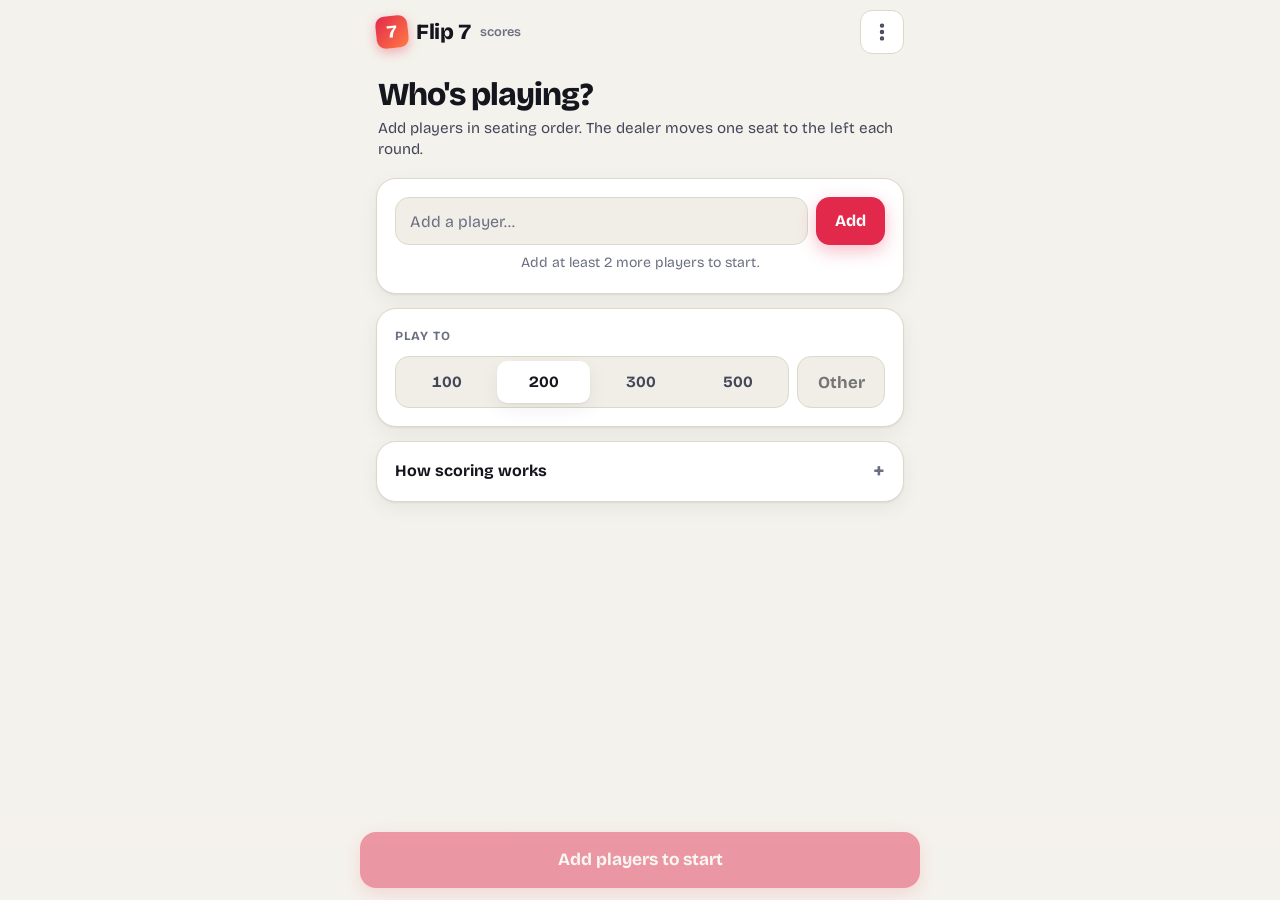
<file: index.html>
<!DOCTYPE html>
<html lang="en">
<head>
<meta charset="UTF-8">
<meta name="viewport" content="width=device-width, initial-scale=1, viewport-fit=cover">
<title>Flip 7 Score Keeper</title>
<meta name="description" content="Fast, offline score keeper for the Flip 7 card game. Tap your cards, bank your points, and see who's winning.">
<meta name="theme-color" content="#f4f2ec" media="(prefers-color-scheme: light)">
<meta name="theme-color" content="#0c0e16" media="(prefers-color-scheme: dark)">
<meta name="color-scheme" content="light dark">
<meta name="mobile-web-app-capable" content="yes">
<meta name="apple-mobile-web-app-capable" content="yes">
<meta name="apple-mobile-web-app-title" content="Flip 7">
<meta name="apple-mobile-web-app-status-bar-style" content="black-translucent">
<link rel="manifest" href="manifest.webmanifest">
<link rel="icon" href="icons/icon.svg" type="image/svg+xml">
<link rel="icon" href="icons/favicon-32.png" sizes="32x32" type="image/png">
<link rel="apple-touch-icon" href="icons/apple-touch-icon.png">
<link rel="preconnect" href="https://fonts.googleapis.com">
<link rel="preconnect" href="https://fonts.gstatic.com" crossorigin>
<link rel="stylesheet" href="https://fonts.googleapis.com/css2?family=Bricolage+Grotesque:opsz,wght@12..96,400..800&display=swap">
<link rel="stylesheet" href="styles.css">
<script>
  // Apply the saved theme before first paint to avoid a flash.
  try{var t=JSON.parse(localStorage.getItem('flip7.prefs.v1')||'{}').theme;if(t==='light'||t==='dark')document.documentElement.dataset.theme=t;}catch(e){}
</script>
</head>
<body>
<div class="app">
  <header class="topbar">
    <div class="brand"><span class="brand-mark" aria-hidden="true">7</span>Flip 7 <small>scores</small></div>
    <div class="topbar-actions">
      <button id="undo-btn" class="icon-btn" data-action="undo" hidden aria-label="Undo"></button>
      <button class="icon-btn" data-action="menu" aria-label="Menu"></button>
    </div>
  </header>
  <main id="view"></main>
</div>

<nav id="tabbar" class="tabbar" hidden aria-label="Views">
  <div class="inner">
    <button class="tab" data-action="tab" data-tab="board"></button>
    <button class="tab" data-action="tab" data-tab="history"></button>
    <button class="tab" data-action="tab" data-tab="stats"></button>
  </div>
</nav>

<dialog id="sheet" class="sheet" aria-label="Enter score"></dialog>
<dialog id="menu" class="sheet" aria-label="Menu"></dialog>
<dialog id="confirm" class="modal"></dialog>
<div id="toast" class="toast" role="status" aria-live="polite"></div>
<div id="update-bar" class="update-bar" hidden>New version ready <button data-action="apply-update">Reload</button></div>

<noscript><p style="padding:24px;text-align:center">Flip 7 Score Keeper needs JavaScript enabled.</p></noscript>
<script src="app.js"></script>
</body>
</html>
</file>
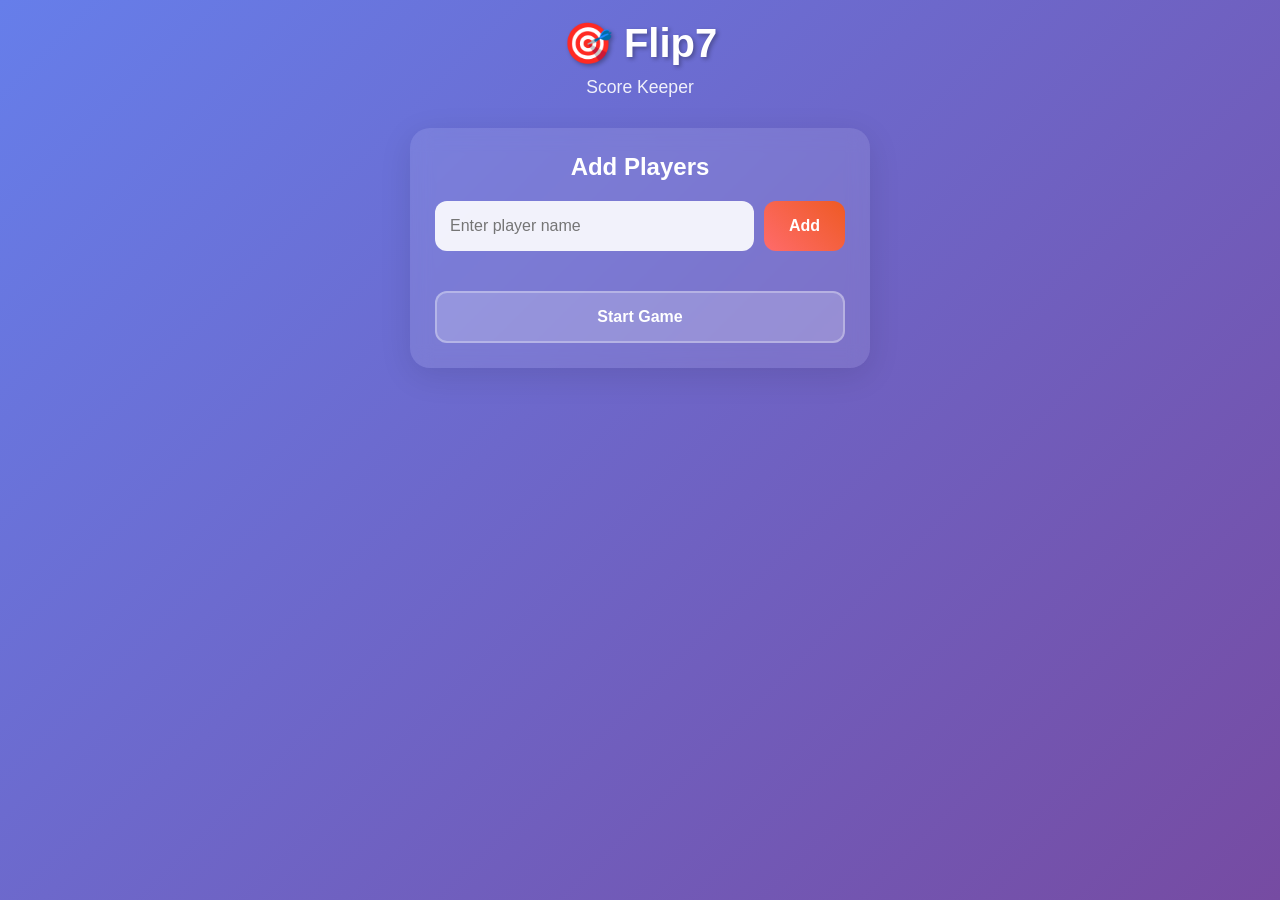
<file: flip7_scorekeeper.html>
<!DOCTYPE html>
<html lang="en">
<head>
    <meta charset="UTF-8">
    <meta name="viewport" content="width=device-width, initial-scale=1.0, user-scalable=no">
    <title>Flip7 Score Keeper</title>
    <style>
        * {
            margin: 0;
            padding: 0;
            box-sizing: border-box;
        }

        body {
            font-family: -apple-system, BlinkMacSystemFont, 'Segoe UI', Roboto, sans-serif;
            background: linear-gradient(135deg, #667eea 0%, #764ba2 100%);
            min-height: 100vh;
            color: white;
            touch-action: manipulation;
        }

        .container {
            max-width: 500px;
            margin: 0 auto;
            padding: 20px;
        }

        .header {
            text-align: center;
            margin-bottom: 30px;
        }

        .header h1 {
            font-size: 2.5rem;
            margin-bottom: 10px;
            text-shadow: 2px 2px 4px rgba(0,0,0,0.3);
        }

        .header p {
            opacity: 0.9;
            font-size: 1.1rem;
        }

        .section {
            background: rgba(255, 255, 255, 0.1);
            backdrop-filter: blur(10px);
            border-radius: 20px;
            padding: 25px;
            margin-bottom: 20px;
            box-shadow: 0 8px 32px rgba(0,0,0,0.1);
        }

        .section h2 {
            margin-bottom: 20px;
            font-size: 1.5rem;
            text-align: center;
        }

        .input-group {
            display: flex;
            gap: 10px;
            margin-bottom: 20px;
        }

        input[type="text"] {
            flex: 1;
            padding: 15px;
            border: none;
            border-radius: 12px;
            font-size: 16px;
            background: rgba(255, 255, 255, 0.9);
            color: #333;
        }

        .btn {
            padding: 15px 25px;
            border: none;
            border-radius: 12px;
            font-size: 16px;
            font-weight: bold;
            cursor: pointer;
            transition: all 0.3s ease;
            min-height: 50px;
        }

        .btn-primary {
            background: linear-gradient(45deg, #ff6b6b, #ee5a24);
            color: white;
        }

        .btn-secondary {
            background: rgba(255, 255, 255, 0.2);
            color: white;
            border: 2px solid rgba(255, 255, 255, 0.3);
        }

        .btn:active {
            transform: scale(0.95);
        }

        .scoreboard {
            display: grid;
            grid-template-columns: repeat(auto-fit, minmax(120px, 1fr));
            gap: 15px;
            margin-bottom: 20px;
        }

        .player-score-card {
            background: rgba(255, 255, 255, 0.15);
            border-radius: 15px;
            padding: 15px;
            text-align: center;
            cursor: pointer;
            transition: all 0.3s ease;
            border: 2px solid transparent;
            box-shadow: 0 2px 4px rgba(0,0,0,0.1);
        }

        .player-score-card:hover,
        .player-score-card.active {
            background: rgba(255, 255, 255, 0.25);
            border-color: rgba(255, 255, 255, 0.5);
            transform: translateY(-2px);
        }

        .player-score-card.winner {
            background: linear-gradient(45deg, #ffd700, #ffed4a);
            color: #333;
        }

        .player-name-small {
            font-size: 1rem;
            font-weight: bold;
            margin-bottom: 8px;
        }

        .player-total-small {
            font-size: 1.8rem;
            font-weight: bold;
            color: #ffd700;
        }

        .player-score-card.winner .player-total-small {
            color: #333;
        }

        .player-score-card.scored {
            border-color: #4caf50;
        }

        .round-info {
            text-align: center;
            margin-bottom: 20px;
            font-size: 1.2rem;
            font-weight: bold;
        }

        .scoring-sheet {
            background: rgba(255, 255, 255, 0.15);
            border-radius: 15px;
            padding: 20px;
            margin-bottom: 20px;
        }

        .scoring-header {
            display: flex;
            justify-content: space-between;
            align-items: center;
            margin-bottom: 20px;
        }

        .close-btn {
            background: rgba(255, 255, 255, 0.2);
            border: none;
            border-radius: 50%;
            width: 35px;
            height: 35px;
            color: white;
            font-size: 18px;
            cursor: pointer;
            display: flex;
            align-items: center;
            justify-content: center;
        }

        .card-selector {
            display: grid;
            grid-template-columns: repeat(4, 1fr);
            gap: 8px;
            margin-bottom: 15px;
        }

        .card-btn {
            aspect-ratio: 1;
            border: none;
            border-radius: 8px;
            font-size: 14px;
            font-weight: bold;
            cursor: pointer;
            transition: all 0.2s ease;
            background: rgba(255, 255, 255, 0.9);
            color: #333;
        }

        .card-btn.selected {
            background: #ff6b6b;
            color: white;
            transform: scale(0.95);
        }

        .modifier-section {
            margin-top: 15px;
        }

        .modifier-buttons {
            display: grid;
            grid-template-columns: repeat(3, 1fr);
            gap: 8px;
            margin-bottom: 10px;
        }

        .modifier-btn {
            padding: 8px;
            border: none;
            border-radius: 8px;
            font-size: 12px;
            font-weight: bold;
            cursor: pointer;
            background: rgba(255, 255, 255, 0.8);
            color: #333;
            transition: all 0.2s ease;
        }

        .modifier-btn.selected {
            background: #4ecdc4;
            color: white;
        }

        .current-score {
            text-align: center;
            margin: 15px 0;
            font-size: 1.3rem;
            font-weight: bold;
            color: #ffd700;
            padding: 10px;
            background: rgba(0, 0, 0, 0.2);
            border-radius: 10px;
        }

        .unique-count {
            font-size: 0.9rem;
            opacity: 0.8;
        }

        .score-actions {
            display: grid;
            grid-template-columns: 1fr 1fr;
            gap: 10px;
        }

        .hidden {
            display: none;
        }

        .next-round-animation {
            position: fixed;
            top: 50%;
            left: 50%;
            transform: translate(-50%, -50%);
            background: linear-gradient(45deg, #ff6b6b, #ee5a24);
            color: white;
            padding: 30px 50px;
            border-radius: 20px;
            font-size: 2rem;
            font-weight: bold;
            z-index: 1000;
            animation: nextRoundPulse 1.5s ease-in-out;
            pointer-events: none;
        }

        @keyframes nextRoundPulse {
            0% { transform: translate(-50%, -50%) scale(0.5); opacity: 0; }
            50% { transform: translate(-50%, -50%) scale(1.2); opacity: 1; }
            100% { transform: translate(-50%, -50%) scale(1); opacity: 0; }
        }

        .game-controls {
            display: grid;
            grid-template-columns: 1fr 1fr;
            gap: 15px;
            margin-top: 20px;
        }

        .next-round-btn {
            position: relative;
            overflow: hidden;
        }

        .next-round-btn::after {
            content: '';
            position: absolute;
            top: 0;
            left: -100%;
            width: 100%;
            height: 100%;
            background: linear-gradient(90deg, transparent, rgba(255,255,255,0.4), transparent);
            transition: left 0.5s;
        }

        .next-round-btn.animating::after {
            left: 100%;
        }

        .confirmation-overlay {
            position: fixed;
            top: 0;
            left: 0;
            width: 100%;
            height: 100%;
            background: rgba(0, 0, 0, 0.7);
            z-index: 1000;
            display: flex;
            align-items: center;
            justify-content: center;
        }

        .confirmation-overlay.hidden {
            display: none !important;
        }

        .confirmation-dialog {
            background: linear-gradient(135deg, #667eea 0%, #764ba2 100%);
            border-radius: 20px;
            padding: 30px;
            max-width: 400px;
            width: 90%;
            text-align: center;
            color: white;
            box-shadow: 0 20px 60px rgba(0,0,0,0.3);
        }

        .confirmation-dialog h3 {
            margin-bottom: 20px;
            font-size: 1.3rem;
        }

        .confirmation-dialog p {
            margin-bottom: 25px;
            opacity: 0.9;
        }

        .confirmation-buttons {
            display: grid;
            grid-template-columns: 1fr 1fr 1fr;
            gap: 15px;
        }

        @media (max-width: 480px) {
            .container { padding: 15px; }
            .header h1 { font-size: 2rem; }
            .section { padding: 20px; }
            .scoreboard { grid-template-columns: repeat(2, 1fr); }
            .modifier-buttons { grid-template-columns: repeat(2, 1fr); }
            .confirmation-buttons { grid-template-columns: 1fr; }
        }
    </style>
</head>
<body>
    <div class="container">
        <div class="header">
            <h1>🎯 Flip7</h1>
            <p>Score Keeper</p>
        </div>

        <div id="setup-section" class="section">
            <h2>Add Players</h2>
            <div class="input-group">
                <input type="text" id="player-name" placeholder="Enter player name" maxlength="15">
                <button class="btn btn-primary" onclick="addPlayer()">Add</button>
            </div>
            <div id="players-setup"></div>
            <button id="start-game" class="btn btn-secondary" onclick="startGame()" style="width: 100%; margin-top: 20px;">Start Game</button>
        </div>

        <div id="game-section" class="section hidden">
            <div class="round-info">
                Round <span id="current-round">1</span>
            </div>
            
            <div class="scoreboard" id="scoreboard"></div>
            
            <div id="scoring-sheet" class="scoring-sheet hidden">
                <div class="scoring-header">
                    <h3 id="scoring-player-name">Player Scoring</h3>
                    <button class="close-btn" onclick="closeScoringSheet()">×</button>
                </div>
                
                <div style="font-weight: bold; margin-bottom: 10px;">Select up to 7 unique cards (0-12):</div>
                <div class="card-selector" id="card-selector"></div>
                
                <div class="modifier-section">
                    <div style="font-weight: bold; margin-bottom: 8px;">Modifiers:</div>
                    <div class="modifier-buttons" id="modifier-buttons">
                        <button class="modifier-btn" onclick="toggleModifier('+2')">+2</button>
                        <button class="modifier-btn" onclick="toggleModifier('+4')">+4</button>
                        <button class="modifier-btn" onclick="toggleModifier('+6')">+6</button>
                        <button class="modifier-btn" onclick="toggleModifier('+8')">+8</button>
                        <button class="modifier-btn" onclick="toggleModifier('+10')">+10</button>
                        <button class="modifier-btn" onclick="toggleModifier('x2')">×2</button>
                    </div>
                </div>
                
                <div class="current-score" id="score-preview">Round Score: 0<br><span class="unique-count">Unique Cards: 0</span></div>
                
                <div class="score-actions">
                    <button class="btn btn-secondary" onclick="bankCurrentScore()">Bank Score</button>
                    <button class="btn btn-secondary" onclick="bustCurrentPlayer()">Bust (0)</button>
                </div>
            </div>
            
            <div class="game-controls">
                <button id="next-round-btn" class="btn btn-secondary next-round-btn" onclick="nextRound()">Next Round</button>
                <button id="new-game-btn" class="btn btn-primary" onclick="resetGame()">New Game</button>
            </div>
        </div>

        <div id="new-game-dialog" class="confirmation-overlay hidden">
            <div class="confirmation-dialog">
                <h3>New Game</h3>
                <p>Do you want to start a new game with the same players?</p>
                <div class="confirmation-buttons">
                    <button class="btn btn-primary" onclick="startNewGameWithSamePlayers()">Yes</button>
                    <button class="btn btn-secondary" onclick="goToSetup()">No</button>
                    <button class="btn btn-secondary" onclick="cancelNewGame()">Cancel</button>
                </div>
            </div>
        </div>
    </div>

    <script>
        let players = [];
        let currentRound = 1;
        let currentScoringPlayer = -1;
        const WINNING_SCORE = 200;

        function addPlayer() {
            const nameInput = document.getElementById('player-name');
            const name = nameInput.value.trim();
            
            if (name && !players.find(p => p.name === name)) {
                players.push({
                    name: name,
                    totalScore: 0,
                    roundScores: [],
                    hasScored: false
                });
                nameInput.value = '';
                updatePlayersSetup();
            }
        }

        function removePlayer(index) {
            players.splice(index, 1);
            updatePlayersSetup();
        }

        function updatePlayersSetup() {
            const container = document.getElementById('players-setup');
            container.innerHTML = '';
            
            players.forEach((player, index) => {
                const div = document.createElement('div');
                div.style.cssText = 'display: flex; justify-content: space-between; align-items: center; background: rgba(255,255,255,0.1); padding: 15px; border-radius: 10px; margin-bottom: 10px;';
                div.innerHTML = `
                    <span style="font-size: 1.1rem; font-weight: bold;">${player.name}</span>
                    <button onclick="removePlayer(${index})" style="background: #ff4757; color: white; border: none; border-radius: 5px; padding: 8px 12px; cursor: pointer;">Remove</button>
                `;
                container.appendChild(div);
            });

            document.getElementById('start-game').style.display = players.length >= 2 ? 'block' : 'none';
        }

        function startGame() {
            if (players.length < 2) return;
            
            document.getElementById('setup-section').classList.add('hidden');
            document.getElementById('game-section').classList.remove('hidden');
            updateScoreboard();
        }

        function updateScoreboard() {
            const scoreboard = document.getElementById('scoreboard');
            scoreboard.innerHTML = '';
            
            if (!players || players.length === 0) return;
            
            players.forEach((player, index) => {
                if (!player) return;
                
                const playerCard = document.createElement('div');
                let className = 'player-score-card';
                if (player.totalScore >= WINNING_SCORE) {
                    className += ' winner';
                } else if (player.hasScored) {
                    className += ' scored';
                }
                playerCard.className = className;
                playerCard.onclick = () => openScoringSheet(index);
                
                playerCard.innerHTML = `
                    <div class="player-name-small">${player.name || 'Unknown'}</div>
                    <div class="player-total-small">${player.totalScore || 0}</div>
                `;
                
                scoreboard.appendChild(playerCard);
            });
            
            document.getElementById('current-round').textContent = currentRound;
        }

        function openScoringSheet(playerIndex) {
            if (!players || !players[playerIndex]) {
                alert('Player not found!');
                return;
            }
            
            if (players[playerIndex].hasScored) {
                alert(`${players[playerIndex].name} has already scored this round!`);
                return;
            }
            
            currentScoringPlayer = playerIndex;
            document.getElementById('scoring-player-name').textContent = `${players[playerIndex].name} - Round ${currentRound}`;
            
            const cardSelector = document.getElementById('card-selector');
            cardSelector.innerHTML = '';
            for (let i = 0; i <= 12; i++) {
                const cardBtn = document.createElement('button');
                cardBtn.className = 'card-btn';
                cardBtn.textContent = i;
                cardBtn.onclick = () => toggleCard(i);
                cardSelector.appendChild(cardBtn);
            }
            
            document.getElementById('scoring-sheet').classList.remove('hidden');
            clearScoringSheet();
        }

        function closeScoringSheet() {
            document.getElementById('scoring-sheet').classList.add('hidden');
            currentScoringPlayer = -1;
        }

        function clearScoringSheet() {
            document.querySelectorAll('#card-selector .card-btn').forEach(btn => btn.classList.remove('selected'));
            document.querySelectorAll('#modifier-buttons .modifier-btn').forEach(btn => btn.classList.remove('selected'));
            updateScorePreview();
        }

        function toggleCard(cardValue) {
            const cardSelector = document.getElementById('card-selector');
            const cardBtn = cardSelector.children[cardValue];
            
            const isCurrentlySelected = cardBtn.classList.contains('selected');
            
            if (isCurrentlySelected) {
                cardBtn.classList.remove('selected');
            } else {
                const selectedCards = [];
                document.querySelectorAll('#card-selector .card-btn.selected').forEach(btn => {
                    selectedCards.push(parseInt(btn.textContent));
                });
                
                if (selectedCards.includes(cardValue)) {
                    alert(`Card ${cardValue} is already selected! You cannot select the same number twice.`);
                    return;
                }
                
                cardBtn.classList.add('selected');
            }
            
            updateScorePreview();
        }

        function toggleModifier(modifier) {
            const modifierBtns = document.querySelectorAll('#modifier-buttons .modifier-btn');
            let modifierBtn;
            
            if (modifier.toLowerCase() === 'x2') {
                modifierBtn = Array.from(modifierBtns).find(btn => btn.textContent === '×2');
            } else {
                modifierBtn = Array.from(modifierBtns).find(btn => btn.textContent === modifier);
            }
            
            if (modifierBtn) {
                modifierBtn.classList.toggle('selected');
                updateScorePreview();
            }
        }

        function updateScorePreview() {
            if (currentScoringPlayer === -1) return;
            
            const selectedCards = [];
            const selectedModifiers = [];
            
            document.querySelectorAll('#card-selector .card-btn.selected').forEach(btn => {
                selectedCards.push(parseInt(btn.textContent));
            });
            
            document.querySelectorAll('#modifier-buttons .modifier-btn.selected').forEach(btn => {
                let modText = btn.textContent.toLowerCase();
                if (modText === '×2') modText = 'x2';
                selectedModifiers.push(modText);
            });
            
            const roundScore = calculateScore(selectedCards, selectedModifiers);
            const uniqueCards = [...new Set(selectedCards)];
            const uniqueCount = uniqueCards.length;
            document.getElementById('score-preview').innerHTML = `Round Score: ${roundScore}<br><span class="unique-count">Unique Cards: ${uniqueCount}</span>`;
        }

        function calculateScore(selectedCards, modifiers) {
            if (selectedCards.length === 0) return 0;
            
            const uniqueCards = [...new Set(selectedCards)];
            
            let baseScore = selectedCards.reduce((sum, card) => sum + card, 0);
            let finalScore = baseScore;
            
            modifiers.forEach(modifier => {
                if (modifier.startsWith('+')) {
                    finalScore += parseInt(modifier.substring(1));
                }
            });
            
            if (modifiers.includes('x2')) {
                finalScore = baseScore * 2 + (finalScore - baseScore);
            }
            
            if (uniqueCards.length === 7) {
                finalScore += 15;
            }
            
            return finalScore;
        }

        function bankCurrentScore() {
            if (currentScoringPlayer === -1) {
                alert('No player selected for scoring!');
                return;
            }
            
            if (!players || !players[currentScoringPlayer]) {
                alert('Player not found!');
                currentScoringPlayer = -1;
                return;
            }
            
            const selectedCards = [];
            const selectedModifiers = [];
            
            document.querySelectorAll('#card-selector .card-btn.selected').forEach(btn => {
                selectedCards.push(parseInt(btn.textContent));
            });
            
            document.querySelectorAll('#modifier-buttons .modifier-btn.selected').forEach(btn => {
                let modText = btn.textContent.toLowerCase();
                if (modText === '×2') modText = 'x2';
                selectedModifiers.push(modText);
            });
            
            const roundScore = calculateScore(selectedCards, selectedModifiers);
            players[currentScoringPlayer].totalScore = (players[currentScoringPlayer].totalScore || 0) + roundScore;
            players[currentScoringPlayer].roundScores = players[currentScoringPlayer].roundScores || [];
            players[currentScoringPlayer].roundScores.push(roundScore);
            players[currentScoringPlayer].hasScored = true;
            
            const playerName = players[currentScoringPlayer].name;
            const playerTotal = players[currentScoringPlayer].totalScore;
            
            closeScoringSheet();
            updateScoreboard();
            
            if (playerTotal >= WINNING_SCORE) {
                setTimeout(() => {
                    alert(`🎉 ${playerName} wins with ${playerTotal} points!`);
                }, 100);
            }
        }

        function bustCurrentPlayer() {
            if (currentScoringPlayer === -1) {
                alert('No player selected for scoring!');
                return;
            }
            
            if (!players || !players[currentScoringPlayer]) {
                alert('Player not found!');
                currentScoringPlayer = -1;
                return;
            }
            
            players[currentScoringPlayer].roundScores = players[currentScoringPlayer].roundScores || [];
            players[currentScoringPlayer].roundScores.push(0);
            players[currentScoringPlayer].hasScored = true;
            
            closeScoringSheet();
            updateScoreboard();
        }

        function nextRound() {
            if (!players || players.length === 0) return;
            
            const nextBtn = document.getElementById('next-round-btn');
            nextBtn.classList.add('animating');
            
            const animationDiv = document.createElement('div');
            animationDiv.className = 'next-round-animation';
            animationDiv.textContent = `Round ${currentRound + 1}`;
            document.body.appendChild(animationDiv);
            
            setTimeout(() => {
                document.body.removeChild(animationDiv);
                nextBtn.classList.remove('animating');
            }, 1500);
            
            players.forEach(player => {
                if (!player) return;
                if (!player.hasScored) {
                    player.roundScores.push(0);
                }
                player.hasScored = false;
            });
            
            currentRound++;
            updateScoreboard();
        }

        function resetGame() {
            showNewGameDialog();
        }

        function showNewGameDialog() {
            document.getElementById('new-game-dialog').classList.remove('hidden');
        }

        function startNewGameWithSamePlayers() {
            players.forEach(player => {
                player.totalScore = 0;
                player.roundScores = [];
                player.hasScored = false;
            });
            currentRound = 1;
            currentScoringPlayer = -1;
            updateScoreboard();
            document.getElementById('new-game-dialog').classList.add('hidden');
        }

        function goToSetup() {
            document.getElementById('game-section').classList.add('hidden');
            document.getElementById('setup-section').classList.remove('hidden');
            document.getElementById('new-game-dialog').classList.add('hidden');
            players = [];
            updatePlayersSetup();
        }

        function cancelNewGame() {
            document.getElementById('new-game-dialog').classList.add('hidden');
        }

        document.getElementById('player-name').addEventListener('keypress', function(e) {
            if (e.key === 'Enter') {
                addPlayer();
            }
        });
    </script>
</body>
</html>
</file>
<file: styles.css>
/* ───────────────────────── Tokens ───────────────────────── */
:root{
  color-scheme:light;
  --bg:#f4f2ec;
  --surface:#ffffff;
  --surface-2:#f1eee7;
  --surface-3:#e6e2d8;
  --border:#ddd8cc;
  --text:#15161d;
  --text-2:#44475a;
  --muted:#6b6f82;
  --accent:#e2294b;
  --accent-2:#ff7a45;
  --accent-ink:#ffffff;
  --accent-soft:#fde3e8;
  --good:#12894a;
  --good-soft:#dcf5e6;
  --bad:#d4313a;
  --bad-soft:#fde2e3;
  --gold:#a86f00;
  --gold-soft:#fff1cc;
  --mod:#6243d1;
  --mod-soft:#ebe5ff;
  --shadow:0 1px 2px rgba(20,20,30,.06),0 6px 20px rgba(20,20,30,.06);
  --shadow-lg:0 10px 40px rgba(20,20,30,.18);
  --backdrop:rgba(20,18,30,.45);
  /* player colours (categorical, fixed order) */
  --p0:#2a78d6;--p1:#eb6834;--p2:#1baf7a;--p3:#eda100;
  --p4:#e87ba4;--p5:#008300;--p6:#4a3aa7;--p7:#e34948;

  --r-lg:20px;--r:14px;--r-sm:10px;
  --gutter:16px;
  --tabbar-h:64px;
  --safe-b:env(safe-area-inset-bottom,0px);
  --safe-t:env(safe-area-inset-top,0px);
  --font:'Bricolage Grotesque',system-ui,-apple-system,'Segoe UI',Roboto,sans-serif;
}
@media (prefers-color-scheme:dark){
  :root:not([data-theme="light"]){
    color-scheme:dark;
    --bg:#0c0e16;--surface:#151925;--surface-2:#1c2130;--surface-3:#262c3e;--border:#2c3346;
    --text:#f3f4f8;--text-2:#c0c4d4;--muted:#8a90a8;
    --accent:#ff4d6a;--accent-2:#ff8a57;--accent-ink:#ffffff;--accent-soft:#3a1622;
    --good:#34d17f;--good-soft:#123222;--bad:#ff6168;--bad-soft:#3a1719;
    --gold:#ffc940;--gold-soft:#3a2f0d;--mod:#a996ff;--mod-soft:#272148;
    --shadow:0 1px 2px rgba(0,0,0,.3),0 8px 24px rgba(0,0,0,.25);
    --shadow-lg:0 16px 50px rgba(0,0,0,.55);
    --backdrop:rgba(4,5,10,.7);
    --p0:#3987e5;--p1:#d95926;--p2:#199e70;--p3:#c98500;
    --p4:#d55181;--p5:#2f9a2f;--p6:#9085e9;--p7:#e66767;
  }
}
:root[data-theme="dark"]{
  color-scheme:dark;
  --bg:#0c0e16;--surface:#151925;--surface-2:#1c2130;--surface-3:#262c3e;--border:#2c3346;
  --text:#f3f4f8;--text-2:#c0c4d4;--muted:#8a90a8;
  --accent:#ff4d6a;--accent-2:#ff8a57;--accent-ink:#ffffff;--accent-soft:#3a1622;
  --good:#34d17f;--good-soft:#123222;--bad:#ff6168;--bad-soft:#3a1719;
  --gold:#ffc940;--gold-soft:#3a2f0d;--mod:#a996ff;--mod-soft:#272148;
  --shadow:0 1px 2px rgba(0,0,0,.3),0 8px 24px rgba(0,0,0,.25);
  --shadow-lg:0 16px 50px rgba(0,0,0,.55);
  --backdrop:rgba(4,5,10,.7);
  --p0:#3987e5;--p1:#d95926;--p2:#199e70;--p3:#c98500;
  --p4:#d55181;--p5:#2f9a2f;--p6:#9085e9;--p7:#e66767;
}

/* ───────────────────────── Base ───────────────────────── */
*,*::before,*::after{box-sizing:border-box;margin:0;padding:0}
html{-webkit-text-size-adjust:100%;background:var(--bg)}
body{
  font-family:var(--font);background:var(--bg);color:var(--text);
  min-height:100vh;min-height:100dvh;line-height:1.4;
  -webkit-tap-highlight-color:transparent;touch-action:manipulation;
  overscroll-behavior-y:none;font-variant-numeric:tabular-nums;
}
button,input,select{font:inherit;color:inherit}
button{cursor:pointer;background:none;border:0;touch-action:manipulation}
button:disabled{cursor:default;opacity:.45}
:focus-visible{outline:3px solid var(--accent);outline-offset:2px}
[hidden]{display:none!important}
.ic{flex:none;display:block}
.sr-only{position:absolute;width:1px;height:1px;overflow:hidden;clip:rect(0 0 0 0);white-space:nowrap}

.app{max-width:560px;margin:0 auto;padding:0 var(--gutter);padding-bottom:calc(var(--tabbar-h) + var(--safe-b) + 24px)}
body.no-tabbar .app{padding-bottom:calc(var(--safe-b) + 110px)}

/* ───────────────────────── Top bar ───────────────────────── */
.topbar{
  position:sticky;top:0;z-index:20;display:flex;align-items:center;justify-content:space-between;
  padding:calc(var(--safe-t) + 10px) 0 10px;background:color-mix(in srgb,var(--bg) 88%,transparent);
  backdrop-filter:saturate(1.4) blur(12px);-webkit-backdrop-filter:saturate(1.4) blur(12px);
}
.brand{display:flex;align-items:center;gap:8px;font-weight:800;font-size:1.35rem;letter-spacing:-.02em}
.brand-mark{
  width:32px;height:32px;border-radius:9px;display:grid;place-items:center;color:#fff;font-size:1.1rem;
  background:linear-gradient(135deg,var(--accent),var(--accent-2));box-shadow:0 4px 12px color-mix(in srgb,var(--accent) 35%,transparent);
  transform:rotate(-6deg);
}
.brand small{font-weight:600;color:var(--muted);font-size:.8rem;letter-spacing:0;margin-left:2px}
.topbar-actions{display:flex;gap:6px}
.icon-btn{
  min-width:44px;height:44px;border-radius:12px;display:inline-flex;align-items:center;justify-content:center;gap:6px;
  color:var(--text-2);background:var(--surface);border:1px solid var(--border);padding:0 10px;font-weight:700;font-size:.9rem;
}
.icon-btn:active{transform:scale(.95)}
.icon-btn.sm{min-width:36px;height:36px;border-radius:10px;padding:0 6px}
.icon-btn.ghost{background:transparent;border-color:transparent}

/* ───────────────────────── Buttons ───────────────────────── */
.btn{
  display:inline-flex;align-items:center;justify-content:center;gap:8px;min-height:48px;padding:0 18px;
  border-radius:var(--r);font-weight:700;font-size:1rem;border:1px solid transparent;white-space:nowrap;
  transition:transform .12s ease,background-color .15s,box-shadow .15s;
}
.btn:active:not(:disabled){transform:scale(.97)}
.btn-primary{background:var(--accent);color:var(--accent-ink);box-shadow:0 6px 18px color-mix(in srgb,var(--accent) 30%,transparent)}
.btn-good{background:var(--good);color:#fff;box-shadow:0 6px 18px color-mix(in srgb,var(--good) 30%,transparent)}
.btn-danger{background:var(--bad);color:#fff}
.btn-danger-soft{background:var(--bad-soft);color:var(--bad);border-color:color-mix(in srgb,var(--bad) 30%,transparent)}
.btn-ghost{background:var(--surface-2);color:var(--text);border-color:var(--border)}
.btn-link{background:none;color:var(--muted);min-height:40px;font-weight:600;font-size:.9rem}
.btn-block{width:100%}
.btn-lg{min-height:56px;font-size:1.08rem;border-radius:16px}

/* ───────────────────────── Cards & typography ───────────────────────── */
.card{background:var(--surface);border:1px solid var(--border);border-radius:var(--r-lg);padding:18px;margin-bottom:14px;box-shadow:var(--shadow)}
.card-title{font-size:.78rem;font-weight:700;text-transform:uppercase;letter-spacing:.08em;color:var(--muted);margin-bottom:12px;display:flex;align-items:center;justify-content:space-between;gap:8px}
.hero{padding:14px 2px 18px}
.hero h1{font-size:2rem;line-height:1.05;font-weight:800;letter-spacing:-.03em}
.hero p{color:var(--text-2);margin-top:6px;font-size:.95rem}
.hint{color:var(--muted);font-size:.88rem;text-align:center;padding:8px 0 2px}
.muted{color:var(--muted)}

/* ───────────────────────── Setup ───────────────────────── */
.add-row{display:flex;gap:8px}
.text-input{
  flex:1;min-width:0;height:48px;padding:0 14px;border-radius:var(--r);border:1.5px solid var(--border);
  background:var(--surface-2);font-size:1rem;outline:none;
}
.text-input:focus{border-color:var(--accent);background:var(--surface)}
.text-input::placeholder{color:var(--muted)}
.chips{display:flex;flex-wrap:wrap;gap:6px;margin-top:12px;align-items:center}
.chips-label{font-size:.75rem;color:var(--muted);font-weight:700;text-transform:uppercase;letter-spacing:.06em;margin-right:2px}
.chip{
  height:34px;padding:0 12px;border-radius:999px;background:var(--surface-2);border:1px solid var(--border);
  font-size:.88rem;font-weight:600;color:var(--text-2);
}
.chip:active{transform:scale(.96)}
.seat-list{list-style:none;margin-top:14px;display:flex;flex-direction:column;gap:8px}
.seat{
  display:flex;align-items:center;gap:10px;padding:8px 8px 8px 10px;border-radius:var(--r);
  background:var(--surface-2);border:1px solid var(--border);
}
.seat-name{flex:1;min-width:0;font-weight:700;font-size:1.02rem;overflow:hidden;text-overflow:ellipsis;white-space:nowrap}
.seat-num{font-size:.75rem;color:var(--muted);width:14px;text-align:center;font-weight:700}
.seat-tools{display:flex;gap:0;margin-right:-4px}
.seat .icon-btn.sm{min-width:34px;padding:0 4px}
.dealer-toggle{
  flex:none;height:30px;padding:0 9px;border-radius:999px;font-size:.75rem;font-weight:700;letter-spacing:.02em;
  color:var(--muted);border:1px dashed var(--border);
}
.dealer-toggle.on{color:var(--gold);background:var(--gold-soft);border:1px solid color-mix(in srgb,var(--gold) 40%,transparent)}
.avatar{
  --pc:var(--p0);flex:none;width:36px;height:36px;border-radius:50%;display:grid;place-items:center;
  font-weight:800;font-size:1rem;color:#fff;background:var(--pc);
  box-shadow:inset 0 -2px 0 rgba(0,0,0,.15);
}
.avatar.lg{width:44px;height:44px;font-size:1.2rem}
.avatar.sm{width:24px;height:24px;font-size:.72rem}

.segmented{display:flex;background:var(--surface-2);border:1px solid var(--border);border-radius:var(--r);padding:4px;gap:4px}
.segmented button{flex:1;height:42px;border-radius:10px;font-weight:700;color:var(--text-2);font-size:.98rem}
.segmented button[aria-pressed="true"]{background:var(--surface);color:var(--text);box-shadow:var(--shadow)}
.segmented.sm button{height:34px;font-size:.85rem}
.target-row{display:flex;gap:8px;align-items:stretch}
.target-row .segmented{flex:1}
.num-input{
  width:88px;height:52px;border-radius:var(--r);border:1.5px solid var(--border);background:var(--surface-2);
  text-align:center;font-weight:700;font-size:1.05rem;outline:none;-moz-appearance:textfield;
}
.num-input:focus{border-color:var(--accent)}
.num-input::-webkit-outer-spin-button,.num-input::-webkit-inner-spin-button{-webkit-appearance:none}

.rules summary{list-style:none;cursor:pointer;display:flex;align-items:center;justify-content:space-between;font-weight:700}
.rules summary::-webkit-details-marker{display:none}
.rules summary::after{content:'+';font-size:1.4rem;color:var(--muted);line-height:1}
.rules[open] summary::after{content:'–'}
.rules-body{margin-top:12px;display:grid;gap:10px;font-size:.92rem;color:var(--text-2)}
.rules-body b{color:var(--text)}
.rule{display:flex;gap:10px;align-items:flex-start}
.rule-ic{flex:none;width:30px;height:30px;border-radius:9px;display:grid;place-items:center;font-weight:800;font-size:.8rem;background:var(--surface-2);border:1px solid var(--border)}

.install-card{display:flex;gap:12px;align-items:center}
.install-card .txt{flex:1;font-size:.9rem;color:var(--text-2)}
.install-card .txt b{display:block;color:var(--text);font-size:1rem}

.sticky-cta{
  position:fixed;left:0;right:0;bottom:0;z-index:15;padding:12px var(--gutter) calc(12px + var(--safe-b));
  background:linear-gradient(to top,var(--bg) 70%,transparent);
}
.sticky-cta .inner{max-width:560px;margin:0 auto}

/* ───────────────────────── Board ───────────────────────── */
.round-head{display:flex;align-items:flex-end;justify-content:space-between;gap:12px;padding:6px 2px 14px}
.round-title{font-size:2.1rem;font-weight:800;letter-spacing:-.03em;line-height:1}
.round-meta{color:var(--text-2);font-size:.9rem;margin-top:6px;display:flex;gap:6px;flex-wrap:wrap;align-items:center}
.pill{display:inline-flex;align-items:center;gap:5px;height:26px;padding:0 10px;border-radius:999px;background:var(--surface);border:1px solid var(--border);font-size:.8rem;font-weight:700;color:var(--text-2)}
.pill.gold{background:var(--gold-soft);color:var(--gold);border-color:color-mix(in srgb,var(--gold) 35%,transparent)}
.round-progress{text-align:right;flex:none}
.round-progress b{font-size:1.4rem;font-weight:800}
.round-progress span{display:block;font-size:.75rem;color:var(--muted);font-weight:600}

.banner{display:flex;gap:10px;align-items:flex-start;padding:12px 14px;border-radius:var(--r);margin-bottom:12px;font-size:.92rem;font-weight:600}
.banner .emoji{font-size:1.15rem;line-height:1.2}
.banner.final{background:var(--gold-soft);color:var(--text);border:1px solid color-mix(in srgb,var(--gold) 40%,transparent)}
.banner.tie{background:var(--mod-soft);color:var(--text);border:1px solid color-mix(in srgb,var(--mod) 40%,transparent)}

.list-tools{display:flex;justify-content:space-between;align-items:center;margin-bottom:8px;gap:8px}
.list-tools .label{font-size:.78rem;color:var(--muted);font-weight:700;text-transform:uppercase;letter-spacing:.08em}
.list-tools .segmented{width:170px;padding:3px}

.players{display:flex;flex-direction:column;gap:10px}
.prow{
  --pc:var(--p0);position:relative;display:grid;grid-template-columns:auto 1fr auto;align-items:center;gap:12px;
  width:100%;text-align:left;padding:14px 14px 14px 12px;border-radius:var(--r-lg);
  background:var(--surface);border:1.5px solid var(--border);box-shadow:var(--shadow);
  transition:transform .12s ease,border-color .15s;
}
.prow:active{transform:scale(.985)}
.prow.pending{border-color:color-mix(in srgb,var(--pc) 55%,var(--border))}
.prow.pending::before{content:'';position:absolute;left:-1.5px;top:14px;bottom:14px;width:4px;border-radius:0 4px 4px 0;background:var(--pc)}
.prow.done{background:color-mix(in srgb,var(--surface) 70%,var(--surface-2))}
.prow-lead{display:flex;flex-direction:column;align-items:center;gap:4px;width:40px}
.rank{font-size:.72rem;font-weight:800;color:var(--muted);height:14px;display:flex;align-items:center;gap:2px}
.rank.first{color:var(--gold)}
.prow-main{min-width:0}
.prow-name{display:flex;align-items:center;gap:6px;font-weight:800;font-size:1.1rem;min-width:0}
.prow-name .nm{overflow:hidden;text-overflow:ellipsis;white-space:nowrap}
.tag{flex:none;font-size:.66rem;font-weight:800;letter-spacing:.05em;text-transform:uppercase;padding:2px 6px;border-radius:6px;background:var(--gold-soft);color:var(--gold)}
.bar{position:relative;display:block;height:8px;border-radius:99px;background:var(--surface-3);overflow:hidden;margin:8px 0 6px}
.bar-fill,.bar-gain{position:absolute;top:0;bottom:0;border-radius:99px}
.bar-fill{left:0;background:var(--pc)}
.bar-gain{background:repeating-linear-gradient(-45deg,var(--pc) 0 4px,color-mix(in srgb,var(--pc) 55%,transparent) 4px 8px);border-radius:0 99px 99px 0}
.prow-sub{font-size:.8rem;color:var(--muted);font-weight:600}
.prow-sub.close{color:var(--accent)}
.prow-sub.over{color:var(--gold)}
.prow-right{display:flex;flex-direction:column;align-items:flex-end;gap:6px}
.prow-total{font-size:2rem;font-weight:800;line-height:.95;letter-spacing:-.02em}
.status{height:26px;display:inline-flex;align-items:center;gap:4px;padding:0 9px;border-radius:8px;font-size:.82rem;font-weight:800;white-space:nowrap}
.status.todo{background:var(--accent-soft);color:var(--accent);border:1px solid color-mix(in srgb,var(--accent) 35%,transparent)}
.status.gain{background:var(--good-soft);color:var(--good)}
.status.bust{background:var(--bad-soft);color:var(--bad)}
.status.f7{background:var(--gold-soft);color:var(--gold)}

.round-done{margin-top:16px;padding:18px;border-radius:var(--r-lg);background:var(--surface);border:1.5px solid var(--border);box-shadow:var(--shadow)}
.round-done h3{font-size:1.15rem;font-weight:800;margin-bottom:4px}
.round-done p{color:var(--text-2);font-size:.9rem;margin-bottom:14px}
.board-hint{text-align:center;color:var(--muted);font-size:.86rem;margin-top:14px}

/* ───────────────────────── Game over ───────────────────────── */
.winner{text-align:center;padding:28px 18px 20px;position:relative;overflow:hidden}
.winner .trophy{font-size:3.4rem;line-height:1;margin-bottom:8px;display:inline-block;animation:pop .6s cubic-bezier(.2,1.6,.4,1) both}
.winner .kicker{font-size:.8rem;font-weight:800;letter-spacing:.14em;text-transform:uppercase;color:var(--gold)}
.winner .who{font-size:2.4rem;font-weight:800;letter-spacing:-.03em;line-height:1.1;margin:4px 0}
.winner .meta{color:var(--text-2);font-size:.95rem}
.standings{display:flex;flex-direction:column;gap:8px;margin:20px 0 4px;text-align:left}
.stand{display:grid;grid-template-columns:28px auto 1fr auto;align-items:center;gap:10px;padding:10px 12px;border-radius:var(--r);background:var(--surface-2);border:1px solid var(--border)}
.stand.first{background:var(--gold-soft);border-color:color-mix(in srgb,var(--gold) 45%,transparent)}
.stand .pos{font-weight:800;color:var(--muted);text-align:center}
.stand .nm{font-weight:700;overflow:hidden;text-overflow:ellipsis;white-space:nowrap}
.stand .pts{font-weight:800;font-size:1.15rem}
.highlights{display:grid;grid-template-columns:repeat(auto-fit,minmax(140px,1fr));gap:8px;margin-top:12px}
.hl{padding:12px;border-radius:var(--r);background:var(--surface-2);border:1px solid var(--border);text-align:left}
.hl .k{font-size:.72rem;font-weight:800;letter-spacing:.06em;text-transform:uppercase;color:var(--muted)}
.hl .v{font-weight:800;font-size:1.05rem;margin-top:2px}
.hl .s{font-size:.8rem;color:var(--text-2)}
.go-actions{display:grid;grid-template-columns:1fr 1fr;gap:8px;margin-top:16px}
.go-actions .btn-primary{grid-column:1/-1}
.confetti{position:absolute;inset:0;pointer-events:none;overflow:hidden}
.confetti i{position:absolute;top:-12px;width:8px;height:14px;border-radius:2px;opacity:0;animation:fall 2.6s ease-in forwards}
@keyframes fall{0%{opacity:1;transform:translateY(0) rotate(0)}100%{opacity:0;transform:translateY(420px) rotate(540deg)}}
@keyframes pop{0%{transform:scale(.3);opacity:0}100%{transform:scale(1);opacity:1}}

/* ───────────────────────── History ───────────────────────── */
.table-wrap{overflow-x:auto;margin:0 -18px;padding:0 18px;-webkit-overflow-scrolling:touch}
.htable{border-collapse:separate;border-spacing:0;width:100%;font-size:.95rem}
.htable th,.htable td{padding:0;text-align:center;white-space:nowrap}
.htable thead th{font-size:.78rem;font-weight:800;color:var(--text-2);padding:0 4px 8px;position:sticky;top:0;background:var(--surface)}
.htable thead th .avatar{margin:0 auto 4px}
.htable th.rd,.htable td.rd{position:sticky;left:0;background:var(--surface);z-index:1;color:var(--muted);font-weight:700;font-size:.82rem;width:40px;padding-right:6px}
.htable tbody td{border-top:1px solid var(--border)}
.cell{width:100%;min-width:60px;height:46px;display:flex;align-items:center;justify-content:center;gap:3px;font-weight:700;border-radius:8px;position:relative}
.cell:active{background:var(--surface-2)}
.cell.best{color:var(--gold)}
.cell.bust{color:var(--bad);font-size:.78rem;letter-spacing:.04em}
.cell.empty{color:var(--muted);font-weight:500}
.cell.dealt::after{content:'D';align-self:flex-start;margin-top:9px;font-size:.58rem;font-weight:800;color:var(--muted)}
.cell .f7{font-size:.62rem;font-weight:800;color:var(--gold);background:var(--gold-soft);border-radius:4px;padding:1px 3px}
.htable tfoot td{border-top:2px solid var(--border);padding-top:10px;font-weight:800;font-size:1.1rem}
.htable tfoot td.rd{font-size:.72rem;text-transform:uppercase;letter-spacing:.06em}
.legend-note{font-size:.8rem;color:var(--muted);margin-top:12px;display:flex;gap:14px;flex-wrap:wrap}

/* ───────────────────────── Stats ───────────────────────── */
.legend{display:flex;flex-wrap:wrap;gap:6px 14px;margin-bottom:10px}
.legend span{display:inline-flex;align-items:center;gap:6px;font-size:.85rem;font-weight:600;color:var(--text-2)}
.legend i{width:12px;height:4px;border-radius:2px;background:var(--pc)}
.chart{position:relative;width:100%;touch-action:pan-y}
.chart svg{display:block;width:100%;overflow:visible}
.chart .axis text{fill:var(--muted);font-size:11px;font-family:var(--font)}
.chart .grid line{stroke:var(--border);stroke-width:1}
.chart .target line{stroke:var(--gold);stroke-dasharray:4 4;stroke-width:1.5}
.chart .target text{fill:var(--gold);font-size:11px;font-weight:700;font-family:var(--font)}
.chart .series path{fill:none;stroke-width:2.5;stroke-linecap:round;stroke-linejoin:round}
.chart .dl{fill:var(--text);font-size:12px;font-weight:700;font-family:var(--font)}
.chart .xhair{stroke:var(--muted);stroke-width:1}
.tip{
  position:absolute;top:0;pointer-events:none;background:var(--surface);border:1px solid var(--border);border-radius:12px;
  padding:8px 10px;box-shadow:var(--shadow-lg);font-size:.82rem;min-width:130px;z-index:2
}
.tip .t{font-weight:800;margin-bottom:4px;color:var(--text-2);font-size:.75rem;text-transform:uppercase;letter-spacing:.06em}
.tip .r{display:flex;align-items:center;gap:6px;justify-content:space-between}
.tip .r span{display:flex;align-items:center;gap:6px}
.tip .r i{width:8px;height:8px;border-radius:50%;background:var(--pc)}
.tip .r b{font-weight:800}
.stable{width:100%;border-collapse:collapse;font-size:.92rem}
.stable th{font-size:.7rem;text-transform:uppercase;letter-spacing:.06em;color:var(--muted);font-weight:800;text-align:right;padding:0 6px 8px}
.stable th:first-child{text-align:left;padding-left:0}
.stable td{padding:10px 6px;text-align:right;border-top:1px solid var(--border);font-weight:700}
.stable td:first-child{text-align:left;padding-left:0}
.stable .who{display:flex;align-items:center;gap:8px;min-width:0}
.stable .who span{overflow:hidden;text-overflow:ellipsis;white-space:nowrap;max-width:110px}
.stable .bad{color:var(--bad)}
.stable .gold{color:var(--gold)}
.records{display:flex;flex-direction:column;gap:8px}
.rec{display:flex;align-items:center;gap:10px;padding:10px 12px;border-radius:var(--r);background:var(--surface-2);border:1px solid var(--border)}
.rec .main{flex:1;min-width:0}
.rec .main b{display:block;overflow:hidden;text-overflow:ellipsis;white-space:nowrap}
.rec .main span{font-size:.8rem;color:var(--muted)}
.rec .score{font-weight:800}
.wins{display:flex;flex-wrap:wrap;gap:6px;margin-bottom:12px}
.wins .chip{display:inline-flex;align-items:center;gap:6px;cursor:default}
.wins .chip b{color:var(--gold)}
.empty{text-align:center;color:var(--muted);padding:26px 10px;font-size:.92rem}
.empty .big{font-size:2rem;display:block;margin-bottom:6px}

/* ───────────────────────── Tab bar ───────────────────────── */
.tabbar{
  position:fixed;left:0;right:0;bottom:0;z-index:30;display:flex;justify-content:center;
  padding:6px 8px calc(6px + var(--safe-b));background:color-mix(in srgb,var(--surface) 92%,transparent);
  border-top:1px solid var(--border);backdrop-filter:saturate(1.4) blur(14px);-webkit-backdrop-filter:saturate(1.4) blur(14px);
}
.tabbar .inner{display:flex;width:100%;max-width:560px;gap:4px}
.tab{flex:1;height:52px;border-radius:12px;display:flex;flex-direction:column;align-items:center;justify-content:center;gap:3px;font-size:.74rem;font-weight:700;color:var(--muted)}
.tab[aria-current="page"]{color:var(--accent);background:var(--accent-soft)}

/* ───────────────────────── Dialogs ───────────────────────── */
dialog{border:0;padding:0;background:transparent;color:var(--text);max-width:none;max-height:none}
dialog::backdrop{background:var(--backdrop);backdrop-filter:blur(2px)}
dialog.sheet{
  position:fixed;inset:auto 0 0 0;margin:0 auto;width:100%;max-width:560px;max-height:94dvh;
  display:flex;flex-direction:column;
}
dialog.sheet:not([open]){display:none}
dialog.sheet[open]{animation:sheet-in .26s cubic-bezier(.2,.9,.3,1)}
@keyframes sheet-in{from{transform:translateY(40px);opacity:0}to{transform:none;opacity:1}}
.sheet-panel{
  background:var(--surface);border-radius:24px 24px 0 0;border:1px solid var(--border);border-bottom:0;
  box-shadow:var(--shadow-lg);display:flex;flex-direction:column;max-height:94dvh;overflow:hidden;
}
.sheet-grab{width:40px;height:5px;border-radius:3px;background:var(--surface-3);margin:8px auto 0;flex:none}
.sheet-head{display:flex;align-items:center;gap:12px;padding:10px 16px 10px;flex:none}
.sheet-head .ttl{flex:1;min-width:0}
.sheet-head .ttl b{display:block;font-size:1.25rem;font-weight:800;overflow:hidden;text-overflow:ellipsis;white-space:nowrap;line-height:1.15}
.sheet-head .ttl span{font-size:.85rem;color:var(--muted);font-weight:600}
.sheet-body{overflow-y:auto;padding:4px 16px 12px;flex:1;overscroll-behavior:contain}
.sheet-foot{flex:none;padding:12px 16px calc(12px + var(--safe-b));border-top:1px solid var(--border);background:var(--surface)}

.switcher{display:flex;gap:6px;overflow-x:auto;padding:2px 16px 10px;flex:none;scrollbar-width:none}
.switcher::-webkit-scrollbar{display:none}
.sw{flex:none;display:inline-flex;align-items:center;gap:6px;height:36px;padding:0 12px 0 4px;border-radius:999px;border:1.5px solid var(--border);background:var(--surface-2);font-size:.86rem;font-weight:700;color:var(--text-2)}
.sw .avatar{width:26px;height:26px;font-size:.72rem}
.sw.on{border-color:var(--pc);background:color-mix(in srgb,var(--pc) 14%,var(--surface));color:var(--text)}
.sw .ok{color:var(--good);font-weight:800}

.sec-label{display:flex;justify-content:space-between;align-items:center;font-size:.74rem;font-weight:800;letter-spacing:.08em;text-transform:uppercase;color:var(--muted);margin:12px 0 8px}
.sec-label .count{letter-spacing:0;text-transform:none;font-size:.82rem;color:var(--text-2)}
.num-grid{display:grid;grid-template-columns:repeat(5,1fr);gap:8px}
.ncard{
  position:relative;aspect-ratio:1;border-radius:12px;border:1.5px solid var(--border);background:var(--surface-2);
  font-size:1.45rem;font-weight:800;display:flex;align-items:center;justify-content:center;
  transition:transform .1s ease,background-color .12s,border-color .12s;
}
.ncard:active{transform:scale(.92)}
.ncard[aria-pressed="true"]{background:var(--accent);border-color:var(--accent);color:var(--accent-ink);box-shadow:0 4px 12px color-mix(in srgb,var(--accent) 35%,transparent)}
.ncard.dim{opacity:.4}
.mod-grid{display:grid;grid-template-columns:repeat(6,1fr);gap:8px}
.mcard{height:52px;border-radius:12px;border:1.5px solid var(--border);background:var(--surface-2);font-weight:800;font-size:1.02rem;color:var(--mod)}
.mcard:active{transform:scale(.93)}
.mcard[aria-pressed="true"]{background:var(--mod);border-color:var(--mod);color:#fff}
.manual{display:flex;flex-direction:column;align-items:center;gap:6px;padding:18px 0 6px}
.manual input{
  width:180px;height:76px;text-align:center;font-size:2.6rem;font-weight:800;border-radius:18px;
  border:2px solid var(--border);background:var(--surface-2);outline:none;
}
.manual input:focus{border-color:var(--accent);background:var(--surface)}
.manual small{color:var(--muted);font-size:.85rem}

.preview{display:flex;align-items:center;justify-content:space-between;gap:12px;margin-bottom:12px}
.preview .pts{font-size:2.5rem;font-weight:800;line-height:1;letter-spacing:-.03em}
.preview .pts.zero{color:var(--muted)}
.preview .math{font-size:.82rem;color:var(--text-2);font-weight:600;margin-top:4px}
.preview .tot{text-align:right;font-size:.85rem;color:var(--muted);font-weight:600}
.preview .tot b{display:block;font-size:1.3rem;color:var(--text);font-weight:800}
.f7-flash{display:inline-flex;align-items:center;gap:4px;margin-left:8px;font-size:.78rem;font-weight:800;padding:3px 8px;border-radius:999px;background:var(--gold-soft);color:var(--gold);vertical-align:middle}
.foot-btns{display:grid;grid-template-columns:1fr 2fr;gap:8px}
.foot-extra{display:flex;justify-content:center;margin-top:4px}

/* menu */
.menu-list{display:flex;flex-direction:column;gap:6px}
.menu-item{display:flex;align-items:center;gap:12px;width:100%;min-height:52px;padding:0 12px;border-radius:var(--r);background:var(--surface-2);border:1px solid var(--border);font-weight:700;text-align:left}
.menu-item .ic{color:var(--text-2)}
.menu-item small{margin-left:auto;color:var(--muted);font-weight:600;font-size:.82rem;max-width:55%;overflow:hidden;text-overflow:ellipsis;white-space:nowrap}
.menu-item.danger{color:var(--bad)}
.menu-item.danger .ic{color:var(--bad)}
.menu-group{margin-bottom:16px}

/* confirm */
dialog.modal{margin:auto;width:calc(100% - 32px);max-width:380px}
dialog.modal[open]{animation:pop .22s ease-out}
.confirm{background:var(--surface);border:1px solid var(--border);border-radius:22px;padding:22px 18px 16px;box-shadow:var(--shadow-lg);text-align:center}
.confirm h2{font-size:1.25rem;font-weight:800;margin-bottom:6px}
.confirm p{color:var(--text-2);font-size:.94rem;margin-bottom:18px}
.confirm-btns{display:grid;grid-template-columns:1fr 1fr;gap:8px}

/* toast & update bar */
.toast{
  position:fixed;left:50%;bottom:calc(var(--tabbar-h) + var(--safe-b) + 16px);z-index:100;
  transform:translate(-50%,20px);opacity:0;pointer-events:none;transition:transform .22s ease,opacity .22s ease;
  background:var(--text);color:var(--bg);padding:11px 18px;border-radius:999px;font-weight:700;font-size:.92rem;
  max-width:calc(100vw - 32px);text-align:center;box-shadow:var(--shadow-lg)
}
.toast.show{transform:translate(-50%,0);opacity:1}
.update-bar{
  position:fixed;left:50%;top:calc(var(--safe-t) + 10px);transform:translateX(-50%);z-index:110;display:flex;align-items:center;gap:10px;
  background:var(--text);color:var(--bg);padding:6px 6px 6px 16px;border-radius:999px;font-weight:700;font-size:.9rem;box-shadow:var(--shadow-lg)
}
.update-bar button{background:var(--accent);color:#fff;border-radius:999px;height:34px;padding:0 14px;font-weight:800}

@media (min-width:600px){
  .num-grid{grid-template-columns:repeat(7,1fr)}
  .ncard{aspect-ratio:1}
  dialog.sheet{inset:0;margin:auto;max-height:90dvh}
  .sheet-panel{border-radius:24px;border-bottom:1px solid var(--border)}
  .sheet-grab{display:none}
}
@media (max-width:360px){
  :root{--gutter:12px}
  .prow-total{font-size:1.7rem}
  .mod-grid{grid-template-columns:repeat(3,1fr)}
}
@media (prefers-reduced-motion:reduce){
  *,*::before,*::after{animation-duration:.01ms!important;transition-duration:.01ms!important}
  .confetti{display:none}
}
</file>
